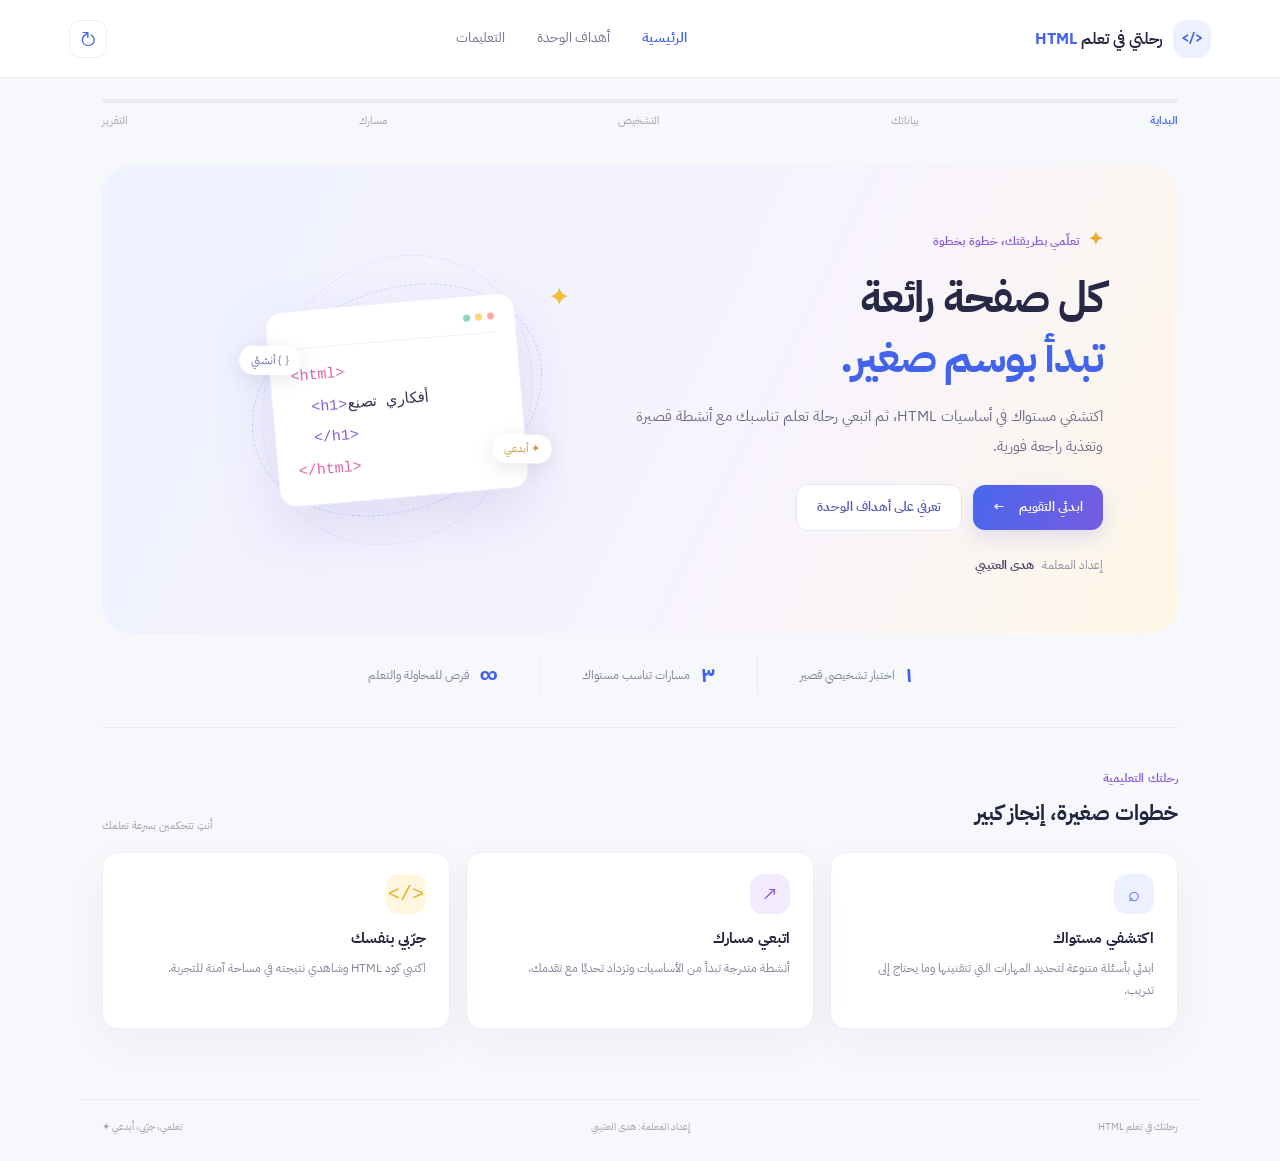
<file: index.html>
<!doctype html>
<html lang="ar" dir="rtl">
<head>
  <meta charset="utf-8">
  <meta name="viewport" content="width=device-width, initial-scale=1">
  <meta name="theme-color" content="#f7f8ff">
  <title>رحلتي في تعلم HTML</title>
  <link rel="stylesheet" href="style.css?v=4">
</head>
<body>
  <header class="topbar">
    <a class="brand" href="#home" aria-label="العودة للرئيسية"><span class="brand-mark">&lt;/&gt;</span><span>رحلتي في تعلم <b>HTML</b></span></a>
    <nav aria-label="التنقل الرئيسي"><a href="#home" class="nav-link active" data-nav="home">الرئيسية</a><a href="#objectives" class="nav-link" data-nav="objectives">أهداف الوحدة</a><a href="#help" class="nav-link" data-nav="help">التعليمات</a></nav>
    <button class="icon-btn" id="resumeBtn" title="استعادة التقدم المحفوظ" aria-label="استعادة التقدم">↻</button>
  </header>
  <main>
    <div class="journey" aria-label="مراحل الرحلة"><div class="journey-track"><span id="journeyFill"></span></div><div class="journey-labels"><span data-step="home" class="step current">البداية</span><span data-step="profile" class="step">بياناتك</span><span data-step="diagnostic" class="step">التشخيص</span><span data-step="path" class="step">مسارك</span><span data-step="results" class="step">التقرير</span></div></div>

    <section id="home" class="page active">
      <div class="hero">
        <div class="hero-copy"><div class="eyebrow"><span class="sparkle">✦</span> تعلّمي بطريقتك، خطوة بخطوة</div><h1>كل صفحة رائعة<br><span>تبدأ بوسم صغير.</span></h1><p class="lead">اكتشفي مستواك في أساسيات HTML، ثم اتبعي رحلة تعلم تناسبك مع أنشطة قصيرة وتغذية راجعة فورية.</p><div class="hero-actions"><button class="btn primary" id="startBtn">ابدئي التقويم <span>←</span></button><a class="btn soft" href="#objectives">تعرفي على أهداف الوحدة</a></div><p class="teacher">إعداد المعلمة <strong>هدى العتيبي</strong></p></div>
        <div class="hero-art" aria-hidden="true"><div class="orbit orbit-one"></div><div class="orbit orbit-two"></div><div class="code-card"><div class="dots"><i></i><i></i><i></i></div><div class="fake-code"><span class="pink">&lt;html&gt;</span><br><span class="violet">&nbsp;&nbsp;&lt;h1&gt;</span>أفكاري تصنع<br><span class="violet">&nbsp;&nbsp;&lt;/h1&gt;</span><br><span class="pink">&lt;/html&gt;</span></div><span class="mini-tag tag-a">{ } أنشئي</span><span class="mini-tag tag-b">✦ أبدعي</span></div><div class="floating-star">✦</div></div>
      </div>
      <div class="stats-row"><div><b>١</b><span>اختبار تشخيصي قصير</span></div><div><b>٣</b><span>مسارات تناسب مستواك</span></div><div><b>∞</b><span>فرص للمحاولة والتعلم</span></div></div>
      <div class="section-heading"><div><span class="eyebrow">رحلتك التعليمية</span><h2>خطوات صغيرة، إنجاز كبير</h2></div><span class="section-note">أنتِ تتحكمين بسرعة تعلمك</span></div>
      <div class="feature-grid"><article class="feature"><span class="feature-icon blue">⌕</span><h3>اكتشفي مستواك</h3><p>ابدئي بأسئلة متنوعة لتحديد المهارات التي تتقنينها وما يحتاج إلى تدريب.</p></article><article class="feature"><span class="feature-icon purple">↗</span><h3>اتبعي مسارك</h3><p>أنشطة متدرجة تبدأ من الأساسيات وتزداد تحديًا مع تقدمك.</p></article><article class="feature"><span class="feature-icon yellow">&lt;/&gt;</span><h3>جرّبي بنفسك</h3><p>اكتبي كود HTML وشاهدي نتيجته في مساحة آمنة للتجربة.</p></article></div>
    </section>

    <section id="objectives" class="page">
      <div class="page-heading"><span class="eyebrow">ماذا ستتعلمين؟</span><h1>أهداف الوحدة</h1><p>في نهاية رحلتك، ستتمكنين من تطبيق المهارات الآتية:</p></div>
      <div class="objective-list"><article><b>١</b><div><h3>فهم HTML</h3><p>التعرف على وظيفة HTML والتمييز بين الوسم والعنصر ووسمي الفتح والإغلاق.</p></div></article><article><b>٢</b><div><h3>بناء صفحة أساسية</h3><p>ترتيب الهيكل الأساسي وكتابة عنوان الصفحة والعناوين والفقرات.</p></div></article><article><b>٣</b><div><h3>إضافة محتوى</h3><p>استخدام الروابط والصور والقوائم والجداول والنماذج في أمثلة بسيطة.</p></div></article><article><b>٤</b><div><h3>التجربة والتصحيح</h3><p>قراءة كود HTML، توقع ما يظهر في المتصفح، واكتشاف أخطاء بسيطة وتصحيحها.</p></div></article></div>
      <button class="btn primary" id="objectivesStart">ابدئي التقويم <span>←</span></button>
    </section>

    <section id="help" class="page">
      <div class="page-heading"><span class="eyebrow">كيف أستخدم الموقع؟</span><h1>تعليمات الاستخدام</h1><p>اتبعي هذه الخطوات لتستفيدي من رحلتك:</p></div>
      <div class="help-grid"><article><span>١</span><h3>أدخلي بياناتك</h3><p>اكتبي اسمك والصف أو الفصل. تُحفظ بياناتك على هذا الجهاز فقط.</p></article><article><span>٢</span><h3>أجيبي عن التشخيص</h3><p>أجيبي عن الأسئلة دون استعجال. لن تظهر الحلول أثناء الاختبار.</p></article><article><span>٣</span><h3>تعلّمي وجرّبي</h3><p>اتبعي مسارك. عند الخطأ اقرئي التلميح وحاولي مرة أخرى.</p></article><article><span>٤</span><h3>راجعي تقريرك</h3><p>اطلعي على نقاط قوتك وتوصياتك، ثم أعيدي التقويم متى شئت.</p></article></div>
      <div class="notice"><span>🔒</span><p>لا تُرسل بياناتك إلى خادم. يحفظ الموقع التقدم في متصفحك على جهازك.</p></div>
    </section>

    <section id="profile" class="page narrow">
      <div class="page-heading"><span class="eyebrow">الخطوة الأولى</span><h1>أهلًا بكِ في رحلتك!</h1><p>أدخلي بياناتك لنخصص تقريرك. يمكنك استخدام اسم تجريبي إذا رغبتِ.</p></div>
      <form id="profileForm" class="panel form-panel"><label for="studentName">اسم الطالبة</label><input id="studentName" name="studentName" autocomplete="name" required maxlength="40" placeholder="مثال: سارة"><label for="className">الصف أو الفصل</label><input id="className" name="className" required maxlength="40" placeholder="مثال: الأول الثانوي - ١/أ"><button class="btn primary full" type="submit">ابدئي الاختبار التشخيصي <span>←</span></button></form>
    </section>

    <section id="diagnostic" class="page">
      <div class="quiz-top"><div><span class="eyebrow">التقويم التشخيصي</span><h1>ما الذي تعرفينه عن HTML؟</h1><p>أجيبي عن الأسئلة الثمانية، وستظهر نتيجتك بعد الإنهاء.</p></div><div class="quiz-count"><b id="questionNumber">١</b><span>من ٨</span></div></div>
      <div class="quiz-progress"><span id="quizFill"></span></div>
      <div class="quiz-card panel" id="quizCard"></div>
      <div class="quiz-controls"><button class="btn soft" id="prevQuestion">السابق</button><span id="answerStatus">اختاري إجابة للمتابعة</span><button class="btn primary" id="nextQuestion" disabled>التالي <span>←</span></button></div>
    </section>

    <section id="path" class="page">
      <div class="path-banner"><div><span class="eyebrow">مسارك الشخصي</span><h1 id="pathTitle">مسارك جاهز</h1><p id="pathIntro"></p></div><div class="level-badge" id="levelBadge">مبتدئ</div></div>
      <div class="score-strip panel"><div><span>نتيجتك التشخيصية</span><b id="diagnosticScore">٠٪</b></div><div class="score-bar"><span id="scoreBarFill"></span></div><p id="pathAdvice"></p></div>
      <div class="section-heading"><div><span class="eyebrow">خطة التعلم</span><h2>أنشطتك المقترحة</h2></div><span class="section-note" id="activityCounter"></span></div>
      <div class="activity-list" id="activityList"></div>
      <div class="activity-detail panel hidden" id="activityDetail"></div>
      <div class="editor-section panel"><div class="editor-heading"><div><span class="eyebrow">مختبر التجربة</span><h2>محرر HTML</h2><p>اكتبي كودًا بسيطًا وشاهدي النتيجة. يعمل العرض داخل إطار معزول دون تشغيل JavaScript.</p></div><span class="editor-icon">&lt;/&gt;</span></div><div class="editor-actions"><button class="btn small soft" id="loadExample">حمّلي مثالًا</button><button class="btn small soft" id="showHint">إظهار تلميح</button><button class="btn small ghost" id="clearCode">مسح الكود</button><button class="btn small primary" id="runCode">تشغيل ▶</button></div><div class="editor-grid"><div><label for="codeInput">اكتبي الكود هنا</label><textarea id="codeInput" spellcheck="false" dir="ltr" aria-label="محرر كود HTML"></textarea><div id="editorMessage" class="editor-message" aria-live="polite">تلميح: ابدئي بوسم &lt;h1&gt; لكتابة عنوان.</div></div><div><label>معاينة المتصفح</label><iframe id="previewFrame" title="معاينة صفحة HTML" sandbox="" referrerpolicy="no-referrer"></iframe></div></div></div>
      <div class="group-task panel"><div><span class="eyebrow">اختياري · تعلم تعاوني</span><h2>صفحة تعريف بفريقكن</h2><p>تعاونن على صفحة تعريفية قصيرة باستخدام أمثلة HTML التي تدربتن عليها.</p></div><div class="roles"><span>✎ كاتبة المحتوى</span><span>&lt;/&gt; كاتبة الكود</span><span>◉ مختبرة الصفحة</span><span>✓ مراجعة الأخطاء</span></div><details><summary>بطاقة تقييم الفريق</summary><ul><li>تتضمن الصفحة عنوانًا وفقرة.</li><li>استخدم الفريق الوسوم المفتوحة والمغلقة بصورة مناسبة.</li><li>اختبر الفريق النتيجة وراجع الأخطاء معًا.</li></ul></details></div>
      <div class="path-footer"><button class="btn soft" id="resetPath">إعادة التقويم</button><button class="btn primary" id="viewResults">عرض تقرير تعلمي <span>←</span></button></div>
    </section>

    <section id="results" class="page">
      <div class="results-heading"><div><span class="eyebrow">أحسنتِ إتمام الرحلة</span><h1>تقرير تعلمك</h1><p id="reportStudent"></p></div><div class="mastery-ring" id="masteryRing"><div><b id="masteryPercent">٠٪</b><span>الإتقان</span></div></div></div>
      <div class="result-cards"><article class="result-card"><span>الدرجة</span><b id="reportScore">٠ / ٨</b><div class="answer-counts"><small>صحيحة <b id="reportCorrect">٠</b></small><small>خاطئة <b id="reportWrong">٠</b></small></div></article><article class="result-card"><span>مستواك</span><b id="reportLevel">مبتدئ</b></article><article class="result-card"><span>المحاولات</span><b id="reportAttempts">٠</b></article><article class="result-card"><span>الوقت المستغرق</span><b id="reportTime">—</b></article></div>
      <div class="report-grid"><article class="report-box"><h2>مهارات تتقنينها <span class="good-dot"></span></h2><ul id="strengthList"></ul></article><article class="report-box"><h2>مهارات تحتاج مراجعة <span class="review-dot"></span></h2><ul id="reviewList"></ul></article></div>
      <div class="recommendation panel"><span>✦</span><div><h2>خطوتك القادمة</h2><p id="recommendationText"></p></div></div>
      <details class="review-box"><summary>مراجعة إجابات التشخيص</summary><div id="reviewAnswers"></div></details>
      <div class="results-actions"><button class="btn soft" id="reviewMistakes">مراجعة الأخطاء</button><button class="btn soft" id="restartAssessment">إعادة التقويم</button><button class="btn primary" id="printReport">طباعة التقرير ⎙</button></div>
      <p class="local-note">التقرير محفوظ في هذا المتصفح فقط، ويمكنك طباعته أو حفظه بصيغة PDF من نافذة الطباعة.</p>
    </section>
  </main>
  <footer><span>رحلتك في تعلم HTML</span><span>إعداد المعلمة: هدى العتيبي</span><span>تعلمي، جرّبي، أبدعي ✦</span></footer>
  <div id="toast" class="toast" role="status" aria-live="polite"></div>
  <script src="script.js?v=4"></script>
</body>
</html>
</file>
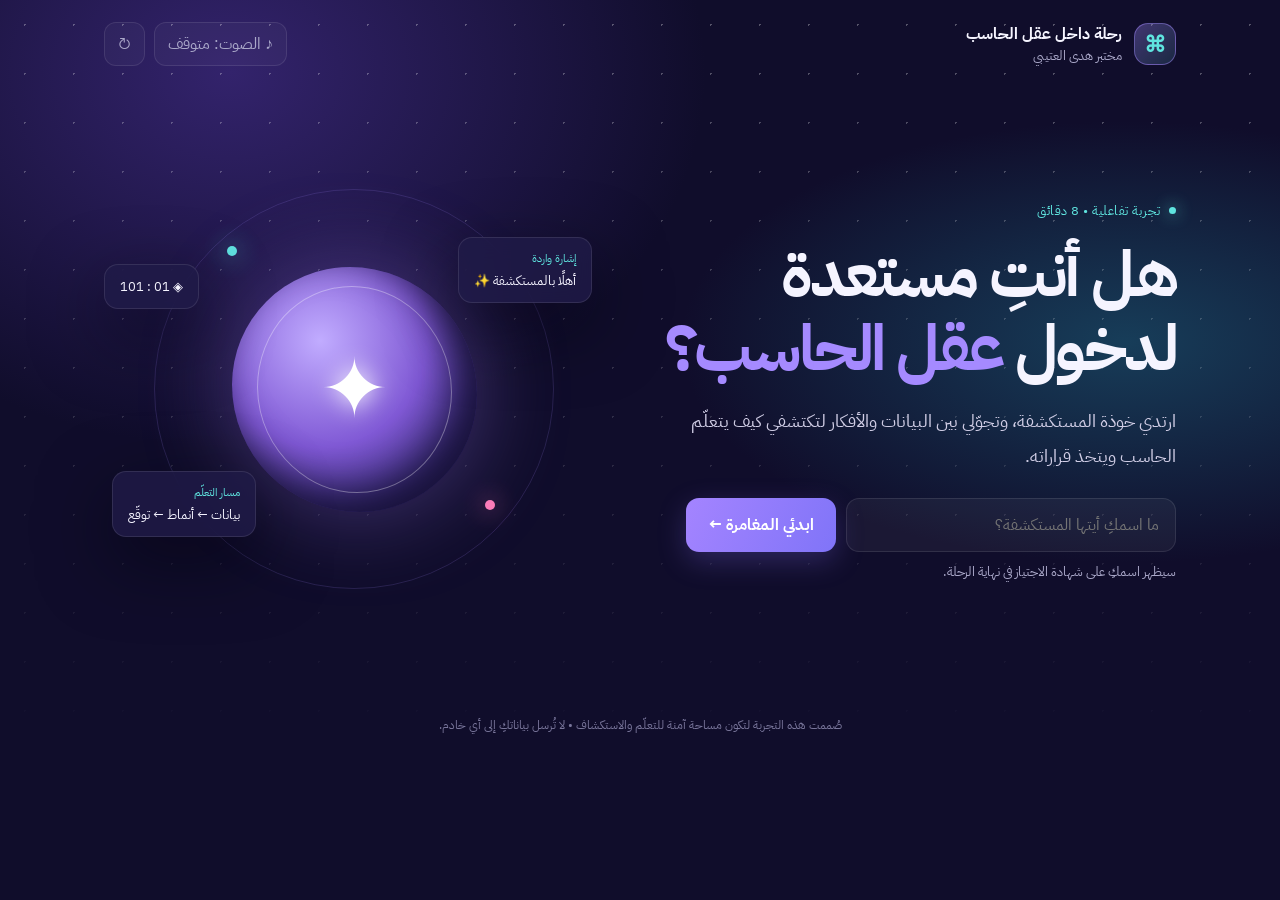
<file: inside-computer-mind/index.html>
<!doctype html>
<html lang="ar" dir="rtl">
<head>
<meta charset="utf-8"><meta name="viewport" content="width=device-width, initial-scale=1">
<title>رحلة داخل عقل الحاسب | هدى العتيبي</title>
<meta name="description" content="تجربة تفاعلية تساعد الطالبات على اكتشاف الذكاء الاصطناعي وتعلّم الآلة عبر قصة وأنشطة واختبار وشهادة.">
<meta property="og:title" content="رحلة داخل عقل الحاسب"><meta property="og:description" content="هل أنتِ مستعدة لدخول عقل الحاسب؟ اكتشفي الذكاء الاصطناعي وتعلّم الآلة في مغامرة تفاعلية."><meta property="og:type" content="website"><meta name="theme-color" content="#100d2b">
<style>
@import url('https://fonts.googleapis.com/css2?family=IBM+Plex+Sans+Arabic:wght@400;500;600;700&family=Space+Grotesk:wght@500;600;700&display=swap');
:root{--ink:#f5f4ff;--muted:#aaa8c9;--bg:#100d2b;--panel:#1b1740;--line:#ffffff19;--violet:#a58aff;--pink:#ff7db8;--cyan:#5fe4df;--lime:#c8f27c;--shadow:0 24px 70px #03020d88}*{box-sizing:border-box}body{margin:0;background:radial-gradient(ellipse at 18% 8%,#33236c 0,transparent 32%),radial-gradient(ellipse at 88% 38%,#173d59 0,transparent 28%),var(--bg);color:var(--ink);font-family:'IBM Plex Sans Arabic',sans-serif;min-height:100vh}button,input{font:inherit}button{cursor:pointer;color:inherit}.stars{position:fixed;inset:0;pointer-events:none;opacity:.3;background-image:radial-gradient(#fff 1px,transparent 1px);background-size:49px 49px;mask-image:linear-gradient(#000,transparent 85%)}.shell{max-width:1120px;margin:auto;padding:22px 24px 46px;position:relative}.top{display:flex;align-items:center;justify-content:space-between;gap:16px;margin-bottom:28px}.brand{display:flex;align-items:center;gap:12px;font-weight:700}.brand-icon{width:42px;height:42px;border:1px solid #a58aff77;border-radius:14px;background:linear-gradient(135deg,#a58aff55,#5fe4df22);display:grid;place-items:center;color:var(--cyan);font-size:22px}.top-actions{display:flex;gap:9px}.icon-btn,.quiet{border:1px solid var(--line);background:#ffffff08;border-radius:12px;padding:9px 13px;color:var(--muted)}.progress-wrap{margin-bottom:27px;display:none}.progress-meta{display:flex;justify-content:space-between;color:var(--muted);font-size:13px;margin-bottom:9px}.track{height:6px;border-radius:8px;background:#ffffff14;overflow:hidden}.fill{height:100%;width:0;background:linear-gradient(90deg,var(--violet),var(--cyan));transition:width .5s;border-radius:8px}.screen{display:none;animation:rise .55s ease both}.screen.active{display:block}@keyframes rise{from{opacity:0;transform:translateY(15px)}to{opacity:1;transform:none}}.hero{min-height:590px;display:grid;grid-template-columns:1.04fr .96fr;gap:30px;align-items:center}.eyebrow{display:inline-flex;align-items:center;gap:8px;color:var(--cyan);font-size:13px;letter-spacing:.04em}.dot{width:7px;height:7px;border-radius:9px;background:var(--cyan);box-shadow:0 0 16px var(--cyan)}h1{font-size:clamp(38px,5vw,66px);line-height:1.15;margin:18px 0 17px;letter-spacing:-.04em}h1 span{color:var(--violet)}.lead{font-size:18px;color:#d1cee6;line-height:1.9;max-width:590px}.name-row{display:flex;gap:10px;margin:25px 0 10px;max-width:490px}.name-row input{flex:1;min-width:0;background:#ffffff0c;border:1px solid var(--line);border-radius:13px;padding:14px 16px;color:white;outline:none}.name-row input:focus{border-color:var(--violet)}.note{color:var(--muted);font-size:13px}.btn{border:0;background:linear-gradient(115deg,#a484ff,#8074f8);color:white;padding:14px 22px;border-radius:13px;font-weight:700;box-shadow:0 9px 28px #7760d94c;transition:.2s}.btn:hover{transform:translateY(-2px);filter:brightness(1.08)}.btn.secondary{background:#ffffff10;border:1px solid var(--line);box-shadow:none}.btn.cyan{background:linear-gradient(115deg,#49cfcf,#55a9e7)}.hero-art{position:relative;min-height:400px;display:grid;place-items:center}.orbit{position:absolute;width:min(400px,88vw);aspect-ratio:1;border:1px solid #a58aff2b;border-radius:50%;animation:spin 32s linear infinite}.orbit:before,.orbit:after{content:'';position:absolute;width:10px;height:10px;border-radius:50%;background:var(--cyan);box-shadow:0 0 25px var(--cyan);top:14%;left:18%}.orbit:after{background:var(--pink);box-shadow:0 0 25px var(--pink);top:78%;left:83%}@keyframes spin{to{transform:rotate(360deg)}}.brain{width:245px;height:245px;border-radius:48% 52% 48% 52%;background:radial-gradient(circle at 36% 30%,#c1acff,#8059d5 46%,#3a2c7a 78%);box-shadow:0 0 90px #9470e366,inset -18px -18px 42px #18123a;position:relative;display:grid;place-items:center;animation:bob 4s ease-in-out infinite}.brain:before{content:'✦';font-size:82px;color:#fff;text-shadow:0 0 25px #fff;animation:pulse 2s infinite}.brain:after{content:'';position:absolute;inset:22px;border:1px solid #ffffff55;border-radius:46% 54% 46% 54%;transform:rotate(32deg)}@keyframes bob{50%{transform:translateY(-12px) rotate(2deg)}}@keyframes pulse{50%{opacity:.72;transform:scale(.94)}}.float{position:absolute;border:1px solid var(--line);background:#201b48cc;backdrop-filter:blur(12px);padding:12px 15px;border-radius:14px;box-shadow:var(--shadow);font-size:13px}.f1{top:48px;right:12px}.f2{bottom:52px;left:8px}.f3{top:75px;left:0}.tag{color:var(--cyan);font-size:11px;display:block;margin-bottom:4px}.scene-head{display:flex;align-items:center;gap:16px;margin:4px 0 20px}.avatar{width:62px;height:62px;border-radius:20px;display:grid;place-items:center;font-size:30px;background:linear-gradient(145deg,#9473ef,#412f8b);box-shadow:0 9px 30px #6d59c244;flex:none}.avatar.ml{background:linear-gradient(145deg,#51cfce,#3175a7)}.avatar.data{background:linear-gradient(145deg,#ffa2cb,#a84f9e)}.scene-head h2{margin:0 0 4px;font-size:25px}.scene-head small{color:var(--muted)}.panel{border:1px solid var(--line);background:linear-gradient(145deg,#ffffff0c,#ffffff05);border-radius:23px;padding:26px;box-shadow:var(--shadow)}.story{font-size:19px;line-height:1.9;color:#e4e1f4;margin:4px 0 22px}.grid{display:grid;grid-template-columns:repeat(2,1fr);gap:13px}.choice,.example,.animal,.step{border:1px solid var(--line);background:#ffffff08;border-radius:16px;padding:16px;transition:.2s}.choice:hover,.example:hover,.animal:hover{border-color:#a58aff99;transform:translateY(-2px)}.choice{display:flex;align-items:center;gap:12px;text-align:right;min-height:76px}.choice .emoji{font-size:24px}.feedback{margin-top:16px;padding:15px 17px;border-radius:14px;background:#5fe4df13;border:1px solid #5fe4df3c;line-height:1.8;display:none}.feedback.show{display:block;animation:rise .3s}.row{display:flex;align-items:center;justify-content:space-between;gap:14px;margin-top:22px;flex-wrap:wrap}.section-title{font-size:23px;margin:0 0 8px}.sub{color:var(--muted);margin:0 0 20px;line-height:1.8}.examples{display:grid;grid-template-columns:repeat(3,1fr);gap:12px}.example{cursor:pointer;min-height:130px;text-align:center;display:grid;align-content:center;gap:7px}.example b{font-size:22px}.example small{color:var(--muted)}.example.selected{border-color:var(--cyan);background:#5fe4df13}.example.correct{border-color:var(--lime);background:#c8f27c12}.example.wrong{border-color:var(--pink);background:#ff7db812}.duel{display:grid;grid-template-columns:1fr 1fr;gap:13px}.duel article{padding:18px;border-radius:17px;background:#ffffff08;border:1px solid var(--line)}.duel h3{margin:0 0 9px;color:var(--violet)}.duel article:last-child h3{color:var(--cyan)}.duel p{color:#d1cee6;line-height:1.8;margin:0}.animal{display:flex;align-items:center;gap:12px;cursor:pointer;min-height:70px}.animal span:first-child{font-size:30px}.animal .mark{margin-right:auto;color:var(--muted)}.animal.cat{border-color:var(--pink);background:#ff7db812}.animal.notcat{border-color:var(--cyan);background:#5fe4df12}.model-box{margin-top:17px;background:#0e0c25;border-radius:16px;padding:17px;border:1px solid var(--line)}.model-top{display:flex;justify-content:space-between;color:var(--muted);font-size:13px;margin-bottom:10px}.meter{height:9px;border-radius:8px;background:#ffffff15;overflow:hidden}.meter div{height:100%;width:0;background:linear-gradient(90deg,var(--pink),var(--cyan));transition:width .4s}.map{position:relative;padding:18px 0 8px;display:grid;grid-template-columns:1fr 1fr 1fr;gap:12px;align-items:center}.bubble{padding:17px 12px;text-align:center;border:1px solid var(--line);background:#ffffff08;border-radius:16px;cursor:pointer;min-height:92px}.bubble.ai{grid-column:1/4;border-color:#a58aff77;background:#a58aff13}.bubble.ml{border-color:#5fe4df77;background:#5fe4df12}.bubble.data{border-color:#ff7db877;background:#ff7db812}.bubble.model{border-color:#c8f27c77;background:#c8f27c0d}.bubble strong{display:block;font-size:18px;margin:4px}.bubble small{color:var(--muted)}.map-arrow{text-align:center;color:var(--cyan);font-size:20px}.quiz-question{font-size:21px;line-height:1.8;margin:5px 0 19px}.quiz-progress{font-size:13px;color:var(--muted)}.score-pill{background:#c8f27c17;color:var(--lime);padding:7px 11px;border-radius:22px}.certificate{max-width:760px;margin:10px auto;background:linear-gradient(135deg,#211b4b,#15132f);border:1px solid #d4c5ff88;border-radius:23px;padding:8px;box-shadow:0 0 70px #a58aff25}.cert-inner{border:1px solid #d4c5ff55;border-radius:18px;padding:40px 35px;text-align:center;background:radial-gradient(ellipse at 50% 0,#9677ff20,transparent 55%)}.cert-mark{font-size:36px;color:var(--lime)}.cert-inner h2{font-size:36px;margin:12px 0}.cert-name{font-size:32px;color:var(--cyan);margin:17px 0}.cert-inner p{line-height:1.9;color:#d8d4ed}.cert-score{font-size:19px;color:var(--lime)}.cert-foot{display:flex;justify-content:space-between;margin-top:30px;padding-top:17px;border-top:1px solid var(--line);color:var(--muted);font-size:13px}.badges{display:flex;gap:8px;flex-wrap:wrap;margin-top:13px}.badge{font-size:12px;color:var(--lime);border:1px solid #c8f27c4a;background:#c8f27c0c;border-radius:20px;padding:6px 10px}.modal{position:fixed;inset:0;background:#070615cc;display:none;place-items:center;padding:20px;z-index:10}.modal.show{display:grid}.modal-card{max-width:430px;background:#1b1740;border:1px solid var(--line);border-radius:21px;padding:25px;box-shadow:var(--shadow)}.modal-card h2{margin-top:0}.footnote{text-align:center;color:#79769b;font-size:12px;margin-top:32px}.hide{display:none!important}button:focus-visible,input:focus-visible{outline:2px solid var(--cyan);outline-offset:3px}@media(max-width:760px){.shell{padding:16px 15px 35px}.hero{grid-template-columns:1fr;gap:0}.hero-art{min-height:340px;grid-row:1}.brain{width:205px;height:205px}.orbit{width:300px}.hero-copy{padding:0 4px}.top{margin-bottom:18px}.examples{grid-template-columns:repeat(2,1fr)}.panel{padding:20px}.scene-head h2{font-size:21px}.story{font-size:17px}.cert-inner{padding:28px 18px}.cert-foot{gap:15px}.name-row{flex-direction:column}.name-row .btn{width:100%}}@media(max-width:450px){.grid,.duel{grid-template-columns:1fr}.examples{grid-template-columns:1fr 1fr}.example{min-height:112px;padding:12px 8px}.map{gap:7px}.bubble{padding:12px 6px;font-size:13px}.bubble strong{font-size:15px}.float{font-size:11px}.f3{left:-5px}.icon-btn{padding:8px}.brand{font-size:14px}}
@media print{body{background:white;color:#111}.stars,.top,.progress-wrap,.footnote,.row,.screen:not(#certificate){display:none!important}#certificate{display:block!important}.certificate{box-shadow:none;background:white;border:2px solid #6953aa;color:#111;margin:0 auto}.cert-inner{background:white;border-color:#aa9bd4}.cert-inner p{color:#333}.cert-score,.cert-name{color:#5e44ad}.cert-foot{color:#555}.shell{max-width:none;padding:0}}
</style>
</head>
<body><div class="stars"></div><main class="shell"><header class="top"><div class="brand"><div class="brand-icon">⌘</div><div>رحلة داخل عقل الحاسب <small style="display:block;color:var(--muted);font-weight:400">مختبر هدى العتيبي</small></div></div><div class="top-actions"><button class="icon-btn" id="soundBtn" title="تشغيل أو إيقاف الصوت">♪ الصوت: متوقف</button><button class="icon-btn" id="restartBtn" title="بدء رحلة جديدة">↻</button></div></header><div class="progress-wrap" id="progressWrap"><div class="progress-meta"><span id="stageLabel">بوابة الدخول</span><span id="progressText">0 / 7</span></div><div class="track"><div class="fill" id="progressFill"></div></div></div>
<section class="screen active" id="welcome"><div class="hero"><div class="hero-copy"><span class="eyebrow"><i class="dot"></i> تجربة تفاعلية • 8 دقائق</span><h1>هل أنتِ مستعدة<br>لدخول <span>عقل الحاسب؟</span></h1><p class="lead">ارتدي خوذة المستكشفة، وتجوّلي بين البيانات والأفكار لتكتشفي كيف يتعلّم الحاسب ويتخذ قراراته.</p><div class="name-row"><input id="studentName" placeholder="ما اسمكِ أيتها المستكشفة؟" maxlength="32" autocomplete="given-name"><button class="btn" id="startBtn">ابدئي المغامرة <span>←</span></button></div><div class="note">سيظهر اسمكِ على شهادة الاجتياز في نهاية الرحلة.</div></div><div class="hero-art"><div class="orbit"></div><div class="brain"></div><div class="float f1"><span class="tag">إشارة واردة</span>أهلًا بالمستكشفة ✨</div><div class="float f2"><span class="tag">مسار التعلّم</span>بيانات ← أنماط ← توقّع</div><div class="float f3">◈ 01 : 101</div></div></div></section>
<section class="screen" id="gate"><div class="scene-head"><div class="avatar">✦</div><div><h2>بوابة الوعي الرقمي</h2><small>المشهد ١ من ٦ • لقاء الذكاء الاصطناعي</small></div></div><div class="panel"><p class="story" id="helloText"></p><p class="story">برأيكِ، هل يستطيع الحاسب التفكير والتعلّم مثل الإنسان؟</p><div class="grid"><button class="choice" data-gate="yes"><span class="emoji">🧠</span><span>نعم، بالطريقة نفسها تمامًا</span></button><button class="choice" data-gate="no"><span class="emoji">✨</span><span>يتعلّم بطرق مختلفة عن الإنسان</span></button><button class="choice" data-gate="maybe"><span class="emoji">🔍</span><span>يعتمد على المهمة والبيانات</span></button></div><div class="feedback" id="gateFeedback"></div><div class="row"><button class="quiet reread" data-target="helloText">↻ أعيدي قراءة الحوار</button><button class="btn hide" id="gateNext">تابعي الرحلة ←</button></div></div></section>
<section class="screen" id="ai"><div class="scene-head"><div class="avatar">✦</div><div><h2>مرحبًا في فضاء الذكاء الاصطناعي</h2><small>المشهد ٢ من ٦ • تعرّفي على المجال الأكبر</small></div></div><div class="panel"><p class="story">«أنا الذكاء الاصطناعي! أساعد الحاسب على تنفيذ مهام تحتاج عادةً إلى قدرات مثل التعرّف والتحليل واتخاذ القرار. قد تجدينني في المساعد الصوتي، واقتراحات الأفلام، والترجمة، والتعرّف على الصور.»</p><h3 class="section-title">مهمة رصد الإشارات</h3><p class="sub">اضغطي على كل بطاقة ترين أنها تستخدم الذكاء الاصطناعي، ثم تحقّقي من اختياراتك.</p><div class="examples" id="examples"></div><div class="feedback" id="aiFeedback"></div><div class="row"><button class="quiet reread" data-target="ai">↻ أعيدي قراءة الحوار</button><button class="btn hide" id="aiNext">استكشفي تعلّم الآلة ←</button></div></div></section>
<section class="screen" id="ml"><div class="scene-head"><div class="avatar ml">◉</div><div><h2>أنا تعلّم الآلة!</h2><small>المشهد ٣ من ٦ • فرع داخل الذكاء الاصطناعي</small></div></div><div class="panel"><p class="story">«أنا جزء من الذكاء الاصطناعي. أتعلّم من أمثلة وبيانات كثيرة، بدل أن يكتب الإنسان تعليمات تفصيلية لكل حالة. كلما كانت الأمثلة متنوعة وجيدة، تحسّنت توقعاتي!»</p><div class="duel"><article><h3>البرمجة التقليدية</h3><p>الإنسان يكتب قواعد محددة ← الحاسب يتبعها ← تظهر النتيجة.</p></article><article><h3>تعلّم الآلة</h3><p>نعطي الحاسب أمثلة ونتائجها ← يكتشف الأنماط ← يتوقع حالة جديدة.</p></article></div><h3 class="section-title" style="margin-top:24px">درّبي الحاسب: قطة أم لا؟</h3><p class="sub">صنّفي البطاقات. لاحظي كيف تتغيّر ثقة النموذج عندما تقدّمين أمثلة متنوعة.</p><div class="grid" id="animals"></div><div class="model-box"><div class="model-top"><span>ثقة النموذج في تمييز القطط</span><b id="confidence">ابدئي بإضافة أمثلة</b></div><div class="meter"><div id="meterFill"></div></div><div id="modelNote" class="sub" style="margin:10px 0 0;font-size:13px">النموذج لم يتدرّب بعد — أضيفي تصنيفًا.</div></div><div class="row"><button class="quiet reread" data-target="ml">↻ أعيدي قراءة الحوار</button><button class="btn hide" id="mlNext">شاهدي خريطة العقل ←</button></div></div></section>
<section class="screen" id="map"><div class="scene-head"><div class="avatar data">▦</div><div><h2>خريطة عقل الحاسب</h2><small>المشهد ٤ من ٦ • اكتشفي كيف ترتبط الأجزاء</small></div></div><div class="panel"><p class="story">«الذكاء الاصطناعي هو المظلّة الكبيرة، وتعلّم الآلة أحد الأدوات تحتها. والبيانات هي أمثلتنا، ومنها يتعلّم النموذج الأنماط ليعطينا توقّعًا أو قرارًا.»</p><div class="map"><button class="bubble ai" data-info="الذكاء الاصطناعي هو المجال الأوسع: جعل الحاسب ينفذ مهام تتطلب عادةً قدرات بشرية."><strong>☂ الذكاء الاصطناعي</strong><small>المظلّة الكبيرة</small></button><button class="bubble data" data-info="البيانات هي الأمثلة والمعلومات التي نقدّمها للنموذج. تنوعها وجودتها مهمان."><strong>▦ البيانات</strong><small>أمثلة للتعلّم</small></button><div class="map-arrow">←</div><button class="bubble ml" data-info="تعلّم الآلة فرع من الذكاء الاصطناعي؛ يتعلم الأنماط من البيانات بدل اتباع قواعد لكل حالة."><strong>◉ تعلّم الآلة</strong><small>فرع من المظلّة</small></button><div class="map-arrow">←</div><button class="bubble model" data-info="النموذج هو ما يتعلم الأنماط من البيانات، ثم يستخدمها لإنتاج توقّع أو قرار."><strong>◇ النموذج</strong><small>يتعلّم الأنماط</small></button><div class="map-arrow">←</div></div><div class="feedback show" id="mapInfo">اضغطي أي عنصر لتكتشفي دوره.</div><div class="row"><span class="badge">البيانات ← النموذج يتعلّم ← توقّع أو قرار</span><button class="btn" id="mapNext">إلى التحدّي النهائي ←</button></div></div></section>
<section class="screen" id="quiz"><div class="scene-head"><div class="avatar">⚡</div><div><h2>اختبار المستكشفة</h2><small>المشهد ٥ من ٦ • ٦ تحديات سريعة</small></div><span class="score-pill" id="quizScore">٠ صحيحة</span></div><div class="panel"><div class="quiz-progress" id="quizProgress"></div><p class="quiz-question" id="question"></p><div class="grid" id="answers"></div><div class="feedback" id="quizFeedback"></div><div class="row"><span class="badges" id="badges"></span><button class="btn hide" id="quizNext">السؤال التالي ←</button></div></div></section>
<section class="screen" id="result"><div class="scene-head"><div class="avatar">✧</div><div><h2>اكتملت الرحلة!</h2><small>هذه نتيجتكِ يا مستكشفة</small></div></div><div class="panel" style="text-align:center"><div style="font-size:65px;margin:10px">🌟</div><h2 id="resultTitle"></h2><p class="story" id="resultText"></p><div style="font-size:45px;color:var(--lime);font-weight:700" id="resultScore"></div><p class="sub" id="resultReview"></p><button class="btn hide" id="certificateBtn">شاهدي شهادة الاجتياز ✨</button><button class="btn secondary hide" id="retryBtn">أعيدي الاختبار</button></div></section>
<section class="screen" id="certificate"><div class="scene-head"><div class="avatar">🏅</div><div><h2>إنجازكِ يستحق الاحتفاء</h2><small>حمّلي الشهادة أو شاركيها</small></div></div><div class="certificate"><div class="cert-inner"><div class="cert-mark">✧ ◈ ✧</div><div class="eyebrow">رحلة معرفية تفاعلية</div><h2>شهادة اجتياز</h2><div class="cert-name" id="certName"></div><p>تشهد هذه الشهادة بأن الطالبة قد اجتازت رحلة التعرّف على<br><b>تعلّم الآلة والذكاء الاصطناعي</b> بنجاح.</p><div class="cert-score" id="certScore"></div><div class="cert-foot"><span>المعلمة: هدى العتيبي</span><span id="certDate"></span><span>رحلة داخل عقل الحاسب</span></div></div></div><div class="row" style="justify-content:center"><button class="btn" onclick="window.print()">تنزيل / طباعة PDF ⤓</button><button class="btn cyan" id="shareBtn">مشاركة الشهادة</button><button class="btn secondary" id="copyBtn">نسخ ملخص الشهادة</button></div><div style="text-align:center;margin-top:20px"><button class="quiet" id="finishRestart">↻ ابدئي رحلة جديدة</button></div></section>
<div class="footnote">صُممت هذه التجربة لتكون مساحة آمنة للتعلّم والاستكشاف • لا تُرسل بياناتكِ إلى أي خادم.</div></main>
<div class="modal" id="confirmModal"><div class="modal-card"><h2>بدء رحلة جديدة؟</h2><p class="sub">سيُمسح الاسم والتقدّم المحفوظ على هذا الجهاز. هل تريدين المتابعة؟</p><div class="row"><button class="btn secondary" id="cancelRestart">إلغاء</button><button class="btn" id="confirmRestart">ابدئي من جديد</button></div></div></div>
<script>
(()=>{'use strict';const $=s=>document.querySelector(s),$$=s=>[...document.querySelectorAll(s)];const KEY='brainJourneyV1';let state={name:'',step:0,points:0,gate:null,aiDone:false,animals:{},answers:[],quizIndex:0,quizScore:0,sound:false};const steps=['بوابة الدخول','فضاء الذكاء الاصطناعي','تعلّم الآلة','خريطة العقل','التحدي النهائي','النتيجة','الشهادة'];function save(){try{localStorage.setItem(KEY,JSON.stringify(state))}catch{}}function load(){try{let x=JSON.parse(localStorage.getItem(KEY));if(x)state={...state,...x}}catch{}}function render(){let ids=['welcome','gate','ai','ml','map','quiz','result','certificate'];ids.forEach((id,i)=>$('#'+id).classList.toggle('active',i===state.step));$('#progressWrap').style.display=state.step?'block':'none';let n=Math.min(state.step,7);$('#progressFill').style.width=(n/7*100)+'%';$('#progressText').textContent=`${n} / 7`;$('#stageLabel').textContent=steps[Math.min(n-1,6)]||steps[0];$('#soundBtn').textContent=state.sound?'♪ الصوت: يعمل':'♪ الصوت: متوقف';if(state.name)$('#studentName').value=state.name;$('#helloText').textContent=`«أهلًا ${state.name||'أيتها المستكشفة'}! أنا ومضة، مرشدتكِ داخل عقل الحاسب. سنزور معًا فضاء الذكاء الاصطناعي، ونتدرّب مع تعلّم الآلة. هل أنتِ مستعدة؟»`;save()}function go(step){state.step=step;render();window.scrollTo({top:0,behavior:'smooth'})}function ping(){if(!state.sound)return;try{const ctx=new AudioContext(),o=ctx.createOscillator(),g=ctx.createGain();o.connect(g);g.connect(ctx.destination);o.frequency.value=620;g.gain.value=.045;o.start();o.stop(ctx.currentTime+.09)}catch{}}$('#startBtn').onclick=()=>{state.name=$('#studentName').value.trim()||'المستكشفة';state.step=1;render();ping()};$('#studentName').addEventListener('keydown',e=>{if(e.key==='Enter')$('#startBtn').click()});$('#soundBtn').onclick=()=>{state.sound=!state.sound;render();ping()};$$('[data-gate]').forEach(b=>b.onclick=()=>{state.gate=b.dataset.gate;let good=state.gate!=='yes';$('#gateFeedback').innerHTML=good?'تفكيركِ في محلّه! الحاسب يستطيع التعلّم في بعض المهام، لكن طريقته تعتمد على البيانات والأنماط، ولا يفكر مثل الإنسان تمامًا.':'إجابة قريبة! الحاسب قد يتعلّم أنماطًا في مهام محددة، لكنه لا يفكر أو يشعر مثل الإنسان. الفكرة أن نتساءل كيف تدرّب وما بياناته.';$('#gateFeedback').classList.add('show');$('#gateNext').classList.remove('hide');if(good)state.points++;save();ping()});$('#gateNext').onclick=()=>go(2);
const apps=[['🎙️','مساعد صوتي','يفهم طلبكِ الصوتي'],['🎬','اقتراح فيلم','يتوقع ما قد يعجبكِ'],['🧮','آلة حاسبة عادية','تنفّذ عملية محددة'],['🌐','ترجمة آلية','تحلل النص وتقترح ترجمة'],['🚦','إشارة مرور ثابتة','تتبع توقيتًا مبرمجًا'],['📷','تعرّف على الصور','يحدد عناصر الصورة']];const chosen=new Set();$('#examples').innerHTML=apps.map((a,i)=>`<button class="example" data-app="${i}"><b>${a[0]}</b><strong>${a[1]}</strong><small>${a[2]}</small></button>`).join('');$$('[data-app]').forEach(b=>b.onclick=()=>{b.classList.toggle('selected');chosen.has(+b.dataset.app)?chosen.delete(+b.dataset.app):chosen.add(+b.dataset.app);let correct=[0,1,3,5],hits=[...chosen].filter(i=>correct.includes(i)).length,miss=[...chosen].filter(i=>!correct.includes(i)).length;$('#aiFeedback').innerHTML=`أحسنتِ في اكتشاف <b>${hits}</b> أمثلة ذكية${miss?`، واحتسبتِ ${miss} بطاقة لا تتعلم من البيانات.`:''} المساعد والاقتراح والترجمة والتعرّف على الصور قد تستخدم الذكاء الاصطناعي. أما الآلة الحاسبة والإشارة الثابتة فتتبعان تعليمات محددة.`;$('#aiFeedback').classList.add('show');if(chosen.size>=6){$('#aiNext').classList.remove('hide');state.aiDone=true;state.points+=hits>=3?1:0;save()}});$('#aiNext').onclick=()=>go(3);
const animals=[['🐈','قطة',1],['🐕','كلب',0],['🐈‍⬛','قطة سوداء',1],['🦊','ثعلب',0],['🐅','نمر',0],['🐱','هريرة صغيرة',1]];$('#animals').innerHTML=animals.map((a,i)=>`<button class="animal" data-animal="${i}"><span>${a[0]}</span><span>${a[1]}</span><span class="mark">صنّفي</span></button>`).join('');$$('[data-animal]').forEach(b=>b.onclick=()=>{let i=+b.dataset.animal;if(state.animals[i]!==undefined)return;let cat=animals[i][2]===1;state.animals[i]=cat?'cat':'notcat';b.classList.add(state.animals[i]);b.querySelector('.mark').textContent=cat?'قطة ✓':'ليست قطة ✓';let n=Object.keys(state.animals).length,correct=Object.entries(state.animals).filter(([j,v])=>v===(animals[j][2]?'cat':'notcat')).length,confidence=Math.min(98,48+Math.round(correct/6*50));$('#meterFill').style.width=confidence+'%';$('#confidence').textContent=confidence+'٪';$('#modelNote').textContent=n<3?'أضيفي مزيدًا من الأمثلة المتنوعة؛ عينة صغيرة قد لا تكفي.':n<6?'بدأ النموذج يلتقط النمط. لاحظي أهمية الأمثلة المتنوعة.':'رائع! استخدمنا ستة أمثلة، بينها قطط بأشكال مختلفة. البيانات الجيدة تحسن التعلّم لكنها لا تضمن الكمال.';if(n===6){$('#mlNext').classList.remove('hide');if(correct>=5)state.points++;}save();ping()});$('#mlNext').onclick=()=>go(4);$$('[data-info]').forEach(b=>b.onclick=()=>$('#mapInfo').textContent=b.dataset.info);$('#mapNext').onclick=()=>{state.quizIndex=0;state.quizScore=0;state.answers=[];drawQuestion();go(5)};
const questions=[{q:'ما الذكاء الاصطناعي؟',a:['مجال يجعل الحاسب ينفذ مهام تتطلب عادةً قدرات بشرية','نوع من البطاريات','اسم آخر للإنترنت'],c:0,e:'الذكاء الاصطناعي مجال واسع يشمل مهام مثل التعرّف والتحليل.'},{q:'تعلّم الآلة…',a:['هو كل الذكاء الاصطناعي','فرع من الذكاء الاصطناعي','لا يستخدم بيانات'],c:1,e:'تعلّم الآلة أحد فروع الذكاء الاصطناعي.'},{q:'من أين يتعلم نموذج تعلّم الآلة؟',a:['من البيانات والأمثلة','من لون الحاسب','من دون أي معلومات'],c:0,e:'يتعلم النموذج أنماطًا من الأمثلة والبيانات.'},{q:'صح أم خطأ: جودة البيانات وتنوعها قد يؤثران في دقة التوقع.',a:['صح','خطأ','لا يمكن أن تتأثر'],c:0,e:'الأمثلة الجيدة والمتنوعة تساعد النموذج على التعميم.'},{q:'رتّبي الفكرة: ماذا يحدث أولًا في تعلّم الآلة؟',a:['النموذج يتوقع ثم نبحث عن بيانات','نقدّم بيانات وأمثلة للنموذج','نحذف النموذج'],c:1,e:'نبدأ ببيانات وأمثلة، ثم يتعلم النموذج الأنماط، ثم يقدم توقعًا.'},{q:'تطبيق يقترح أغاني بناءً على ما استمعتِ إليه قد يستخدم…',a:['تعلّم الآلة لتحليل التفضيلات','قواعد مرور ثابتة','لا شيء من الذكاء الاصطناعي'],c:0,e:'قد يتعلم النظام من اختيارات المستمعة ليقترح أغانٍ مشابهة.'}];function drawQuestion(){let i=state.quizIndex,q=questions[i];$('#quizProgress').textContent=`التحدّي ${i+1} من ${questions.length}`;$('#question').textContent=q.q;$('#answers').innerHTML=q.a.map((x,j)=>`<button class="choice" data-answer="${j}">${String.fromCharCode(1571+j)}. ${x}</button>`).join('');$('#quizFeedback').classList.remove('show');$('#quizNext').classList.add('hide');$('#quizNext').textContent=i===questions.length-1?'اعرضي نتيجتي ←':'السؤال التالي ←';$('#quizScore').textContent=`${state.quizScore} صحيحة`;if(state.answers[i]!==undefined){let prior=state.answers[i],ok=prior===q.c;$$('[data-answer]').forEach((x,j)=>{x.disabled=true;if(j===q.c)x.style.borderColor='var(--lime)';else if(j===prior)x.style.borderColor='var(--pink)'});$('#quizFeedback').innerHTML=(ok?'إجابة صحيحة! ✨ ':'قريبة! ')+q.e;$('#quizFeedback').classList.add('show');$('#quizNext').classList.remove('hide')}$$('[data-answer]').forEach(b=>b.onclick=()=>{if(state.answers[i]!==undefined)return;let a=+b.dataset.answer,ok=a===q.c;state.answers[i]=a;if(ok)state.quizScore++;$$('[data-answer]').forEach((x,j)=>{x.disabled=true;if(j===q.c)x.style.borderColor='var(--lime)';else if(j===a)x.style.borderColor='var(--pink)'});$('#quizFeedback').innerHTML=(ok?'إجابة صحيحة! ✨ ':'قريبة! ') + q.e;$('#quizFeedback').classList.add('show');$('#quizNext').classList.remove('hide');$('#quizScore').textContent=`${state.quizScore} صحيحة`;$('#badges').innerHTML=state.quizScore>=3?'<span class="badge">✦ محللة الأنماط</span>':'';ping();save()})}$('#quizNext').onclick=()=>{if(state.quizIndex<questions.length-1){state.quizIndex++;save();drawQuestion()}else finishQuiz()};function finishQuiz(){let pct=Math.round(state.quizScore/questions.length*100),pass=pct>=70;state.finalPct=pct;state.passed=pass;$('#resultTitle').textContent=pass?'يا لها من رحلة رائعة!':'كل محاولة تقرّبكِ من الاكتشاف!';$('#resultScore').textContent=`${state.quizScore} / ${questions.length} • ${pct}٪` ;$('#resultText').textContent=pass?`اجتزتِ الرحلة بنجاح يا ${state.name}! أنتِ الآن تميزين بين الذكاء الاصطناعي وتعلّم الآلة.`:`لم تصلي إلى ٧٠٪ هذه المرة يا ${state.name}، ولا بأس! راجعي المفاهيم ثم أعيدي الاختبار.`;$('#resultReview').textContent=state.answers.map((a,i)=>a===questions[i].c?'':`السؤال ${i+1}: ${questions[i].e}`).filter(Boolean).join(' ');$('#certificateBtn').classList.toggle('hide',!pass);$('#retryBtn').classList.toggle('hide',pass);if(pass){$('#certName').textContent=state.name;$('#certScore').textContent=`النتيجة: ${pct}٪`;$('#certDate').textContent=new Intl.DateTimeFormat('ar-SA',{year:'numeric',month:'long',day:'numeric'}).format(new Date())}state.step=6;save();render();window.scrollTo({top:0,behavior:'smooth'})}$('#certificateBtn').onclick=()=>go(7);$('#retryBtn').onclick=()=>{state.quizIndex=0;state.quizScore=0;state.answers=[];drawQuestion();go(5)};$('#shareBtn').onclick=async()=>{let msg=`شهادة اجتياز ${state.name} لرحلة داخل عقل الحاسب — النتيجة ${state.finalPct}٪`;if(navigator.share){try{await navigator.share({title:'شهادة اجتياز',text:msg,url:location.href})}catch{}}else{await navigator.clipboard?.writeText(msg+'\n'+location.href);alert('نُسخ ملخص الشهادة ورابط الصفحة.')}};$('#copyBtn').onclick=async()=>{let msg=`شهادة اجتياز\n${state.name}\nاجتازت رحلة التعرّف على تعلّم الآلة والذكاء الاصطناعي بنجاح.\nالنتيجة: ${state.finalPct}٪\nالمعلمة: هدى العتيبي\n${new Date().toLocaleDateString('ar-SA')}`;try{await navigator.clipboard.writeText(msg);$('#copyBtn').textContent='تم النسخ ✓'}catch{alert(msg)}};$$('.reread').forEach(b=>b.onclick=()=>{let el=$('#'+b.dataset.target);el.classList.remove('screen');el.style.animation='none';void el.offsetWidth;el.style.animation='rise .55s ease both';setTimeout(()=>el.style.animation='',600)});$('#restartBtn').onclick=()=>$('#confirmModal').classList.add('show');$('#finishRestart').onclick=()=>$('#confirmModal').classList.add('show');$('#cancelRestart').onclick=()=>$('#confirmModal').classList.remove('show');$('#confirmRestart').onclick=()=>{localStorage.removeItem(KEY);location.reload()};load();if(state.step===3){$$('[data-animal]').forEach(b=>{let v=state.animals[+b.dataset.animal];if(v){b.classList.add(v);b.querySelector('.mark').textContent=v==='cat'?'قطة ✓':'ليست قطة ✓'}})}if(state.step===2&&state.aiDone)$('#aiNext').classList.remove('hide');if(state.step===1&&state.gate){$('#gateFeedback').classList.add('show');$('#gateNext').classList.remove('hide')}if(state.step===5)drawQuestion();render();})();
</script></body></html>
</file>
<file: style.css>
@import url('https://fonts.googleapis.com/css2?family=IBM+Plex+Sans+Arabic:wght@400;500;600;700&display=swap');
:root{--ink:#222441;--muted:#777990;--blue:#4263eb;--blue2:#6b7cff;--purple:#8958db;--teal:#1faeaa;--yellow:#ffd66e;--line:#ececf4;--bg:#f7f8fc;--white:#fff;--shadow:0 14px 44px #3235680b}*{box-sizing:border-box}html{scroll-behavior:smooth}body{margin:0;background:var(--bg);color:var(--ink);font-family:'IBM Plex Sans Arabic',Tahoma,Arial,sans-serif;font-size:15px;line-height:1.75}button,input,textarea{font:inherit}button,a{-webkit-tap-highlight-color:transparent}a{color:inherit;text-decoration:none}.topbar{height:78px;background:#ffffffed;border-bottom:1px solid #ebebf3;display:flex;align-items:center;justify-content:space-between;padding:0 max(calc((100% - 1180px)/2),5.4%);position:sticky;top:0;z-index:10;backdrop-filter:blur(12px)}.brand{display:flex;align-items:center;gap:10px;font-size:16px;font-weight:600}.brand b{color:var(--blue)}.brand-mark{direction:ltr;width:38px;height:38px;border-radius:13px;background:#edf0ff;color:var(--blue);display:grid;place-items:center;font-size:14px;font-weight:700}.topbar nav{display:flex;gap:32px}.nav-link{color:#73758e;font-size:14px}.nav-link.active,.nav-link:hover{color:var(--blue);font-weight:600}.icon-btn{border:1px solid var(--line);background:#fff;border-radius:11px;width:38px;height:38px;color:var(--blue);font-size:20px;cursor:pointer}.journey{max-width:1120px;margin:21px auto 35px;padding:0 22px}.journey-track{height:4px;background:#e8e9f2;border-radius:9px;position:relative}.journey-track span{display:block;height:100%;width:0;background:linear-gradient(90deg,var(--blue),#9a6de7);border-radius:9px;transition:.35s}.journey-labels{display:flex;justify-content:space-between;margin-top:8px}.step{font-size:11px;color:#a3a4b5;transition:.2s}.step.current,.step.done{color:var(--blue);font-weight:600}.page{display:none;max-width:1120px;margin:0 auto;padding:0 22px 70px;animation:fade .3s ease}.page.active{display:block}@keyframes fade{from{opacity:0;transform:translateY(5px)}to{opacity:1;transform:none}}.hero{min-height:425px;border-radius:30px;background:linear-gradient(116deg,#eff2ff 0%,#f7f3ff 58%,#fef7e7 100%);padding:58px 7%;display:grid;grid-template-columns:1.05fr .95fr;align-items:center;overflow:hidden}.eyebrow{font-size:12px;color:var(--purple);font-weight:600;letter-spacing:.1px}.sparkle{color:#f1a92b;font-size:18px;margin-left:5px}.hero h1{font-size:43px;line-height:1.4;margin:13px 0;color:#272746;letter-spacing:-1.2px}.hero h1 span{color:var(--blue)}.lead{color:#6a6d87;max-width:470px;line-height:2;font-size:15px;margin:0 0 23px}.hero-actions{display:flex;gap:11px;align-items:center;flex-wrap:wrap}.btn{border:0;display:inline-flex;align-items:center;justify-content:center;gap:15px;padding:11px 20px;border-radius:12px;cursor:pointer;transition:transform .16s,box-shadow .16s,background .16s;font-weight:600;font-size:13px}.btn:hover{transform:translateY(-2px)}.btn.primary{color:#fff;background:linear-gradient(110deg,#4967ed,#765ce1);box-shadow:0 8px 20px #5866d52b}.btn.primary:hover{box-shadow:0 10px 24px #5866d549}.btn.soft{color:#4e59be;background:#fff;border:1px solid #e4e6f6}.btn.ghost{color:#777990;background:#f7f7fb;border:1px solid #ececf4}.btn.small{padding:7px 12px;font-size:12px;border-radius:9px}.btn.full{width:100%;margin-top:12px}.teacher{margin:24px 0 0;color:#8d8ea0;font-size:12px}.teacher strong{color:#444663;margin-right:5px}.hero-art{height:305px;position:relative;display:grid;place-items:center}.orbit{position:absolute;border:1px dashed #cdd2fc;border-radius:50%;width:300px;height:220px;transform:rotate(-22deg)}.orbit-two{width:260px;height:300px;transform:rotate(30deg);border-color:#e6d8ff}.code-card{width:250px;min-height:190px;background:#fff;border:1px solid #edeefe;border-radius:17px;box-shadow:0 22px 60px #5851a226;position:relative;padding:18px 20px;transform:rotate(-5deg);z-index:1}.dots{display:flex;gap:5px;border-bottom:1px solid #f0f0f6;padding-bottom:12px}.dots i{width:7px;height:7px;border-radius:50%;background:#ffaaa6}.dots i:nth-child(2){background:#ffd771}.dots i:nth-child(3){background:#86d9ba}.fake-code{direction:ltr;text-align:left;font-family:monospace;font-size:15px;line-height:2.1;margin-top:12px;color:#353751}.pink{color:#dc65a2}.violet{color:#8060dc}.mini-tag{position:absolute;padding:5px 12px;background:#fff;border-radius:20px;font-size:11px;color:#656ba9;box-shadow:0 5px 20px #393a651c}.tag-a{top:32px;left:-30px;transform:rotate(6deg)}.tag-b{bottom:23px;right:-26px;color:#cf9633;transform:rotate(6deg)}.floating-star{position:absolute;top:27px;right:46px;color:#f0bd3d;font-size:27px}.stats-row{display:flex;justify-content:center;gap:0;padding:22px 0 33px;border-bottom:1px solid var(--line)}.stats-row div{display:flex;align-items:center;gap:11px;padding:0 42px;border-left:1px solid var(--line)}.stats-row div:last-child{border:0}.stats-row b{font-size:22px;color:var(--blue)}.stats-row span{color:#7e8097;font-size:12px}.section-heading{display:flex;align-items:end;justify-content:space-between;margin:36px 0 17px}.section-heading h2,.editor-heading h2,.group-task h2{font-size:21px;margin:4px 0}.section-note{color:#a0a1b1;font-size:11px}.feature-grid{display:grid;grid-template-columns:repeat(3,1fr);gap:16px}.feature,.panel,.objective-list article,.help-grid article,.activity-card,.report-box,.result-card{background:#fff;border:1px solid #efeff5;border-radius:16px;box-shadow:var(--shadow)}.feature{padding:21px 23px}.feature-icon{display:grid;place-items:center;width:40px;height:40px;border-radius:13px;font-size:20px;margin-bottom:11px}.feature-icon.blue{background:#edf1ff;color:var(--blue)}.feature-icon.purple{background:#f2eaff;color:var(--purple)}.feature-icon.yellow{background:#fff6df;color:#e6ad27;font-family:monospace}.feature h3,.objective-list h3,.help-grid h3,.activity-card h3{font-size:15px;margin:4px 0}.feature p,.objective-list p,.help-grid p,.activity-card p{font-size:12px;color:#818397;margin:5px 0;line-height:1.9}.page-heading{text-align:center;margin:44px 0 24px}.page-heading h1,.quiz-top h1,.path-banner h1,.results-heading h1{font-size:30px;margin:7px 0}.page-heading p{color:#777990;margin:0}.objective-list{max-width:740px;margin:0 auto 23px;display:grid;gap:12px}.objective-list article{display:flex;align-items:center;gap:17px;padding:16px 20px}.objective-list article>b,.help-grid article>span{flex:0 0 39px;height:39px;border-radius:13px;display:grid;place-items:center;background:#eef0ff;color:var(--blue);font-size:16px}.objective-list h3{margin:0}.objective-list p{margin:2px 0}.page#objectives>.btn{display:flex;width:max-content;margin:auto}.help-grid{display:grid;grid-template-columns:repeat(2,1fr);gap:14px;max-width:820px;margin:auto}.help-grid article{padding:20px}.help-grid article>span{margin-bottom:8px}.help-grid p{margin:0}.notice{max-width:820px;margin:18px auto;background:#eff9f8;color:#437c78;border-radius:12px;padding:9px 15px;display:flex;align-items:center;gap:10px;font-size:12px}.notice p{margin:0}.narrow{max-width:650px}.form-panel{padding:27px;display:grid;gap:9px}.form-panel label{font-size:13px;font-weight:600}.form-panel input{border:1px solid #e5e6ef;border-radius:10px;padding:12px 13px;margin-bottom:7px;outline:0}.form-panel input:focus,textarea:focus{border-color:#8290ff;box-shadow:0 0 0 3px #6377f01a}.quiz-top{display:flex;justify-content:space-between;align-items:center;margin:37px 0 15px}.quiz-top h1{font-size:25px}.quiz-top p{margin:0;color:#84869a;font-size:13px}.quiz-count{width:61px;height:61px;border:1px solid #ebeaf5;border-radius:18px;background:#fff;display:grid;place-items:center;align-content:center}.quiz-count b{font-size:20px;color:var(--blue);line-height:1.2}.quiz-count span{font-size:10px;color:#9091a2}.quiz-progress,.score-bar{height:7px;background:#ececf5;border-radius:8px;overflow:hidden}.quiz-progress span,.score-bar span{display:block;height:100%;width:12.5%;background:linear-gradient(90deg,#4d6bee,#a370e5);transition:.25s;border-radius:8px}.quiz-card{padding:26px 30px;min-height:250px;margin-top:16px}.question-meta{display:flex;gap:8px;align-items:center;margin-bottom:8px}.question-meta span{font-size:10px;padding:3px 9px;border-radius:20px;background:#f1f2ff;color:#5d65bc}.question-meta .type{background:#fff6e0;color:#a67c1b}.question-title{font-size:18px;font-weight:600;margin:0 0 18px}.answers{display:grid;grid-template-columns:repeat(2,1fr);gap:10px}.answer-option{cursor:pointer;border:1px solid #ebebf2;border-radius:11px;padding:11px 13px;text-align:right;background:#fff;font-size:13px;color:#50526d;transition:.15s}.answer-option:hover{border-color:#a5b0ff;background:#f9faff}.answer-option.selected{border-color:#687af0;background:#f0f2ff;color:#4256c5;font-weight:600}.answer-option.correct{border-color:#68c8a4;background:#edfaf4}.answer-option.wrong{border-color:#e9a19e;background:#fff3f1}.answer-option code,.question-title code,.feedback code{direction:ltr;unicode-bidi:isolate;background:#f3f3f8;padding:2px 5px;border-radius:4px}.answer-option.wide{grid-column:1/-1}.quiz-controls{display:flex;align-items:center;justify-content:space-between;margin-top:15px}.quiz-controls span{font-size:11px;color:#999aac}.quiz-controls button:disabled{opacity:.48;cursor:not-allowed;transform:none}.inline-input{border:1px solid #e2e3ed;border-radius:9px;padding:11px;width:min(100%,370px);outline:0;direction:ltr;text-align:left}.path-banner{display:flex;justify-content:space-between;align-items:center;border-radius:22px;padding:27px 32px;background:linear-gradient(110deg,#eef1ff,#f6efff);margin:30px 0 16px}.path-banner p{margin:3px 0;color:#777990;font-size:13px}.level-badge{background:#fff;border-radius:30px;padding:8px 17px;color:#6955bc;font-weight:600;font-size:13px}.level-badge.beginner{color:#c68d15;background:#fff7df}.level-badge.intermediate{color:#386acc;background:#edf3ff}.level-badge.advanced{color:#168671;background:#e9f8f3}.score-strip{padding:15px 20px;display:grid;grid-template-columns:1fr 2fr;align-items:center;gap:3px 20px}.score-strip>div:first-child{display:flex;justify-content:space-between;align-items:center}.score-strip>div:first-child span{color:#8b8c9f;font-size:12px}.score-strip b{font-size:20px;color:var(--blue)}.score-strip p{grid-column:1/-1;margin:3px 0 0;color:#818397;font-size:12px}.score-bar{height:8px}.activity-list{display:grid;grid-template-columns:repeat(3,1fr);gap:13px}.activity-card{padding:17px;position:relative}.activity-card .activity-number{position:absolute;top:15px;left:15px;width:25px;height:25px;border-radius:8px;background:#f2f3ff;color:#6672d1;display:grid;place-items:center;font-size:11px}.activity-card .activity-tag{color:#9a79d6;font-size:10px}.activity-card h3{margin-top:5px}.activity-card p{min-height:47px}.activity-card .btn{margin-top:9px}.activity-detail{padding:20px 22px;margin-top:15px;border-color:#dfe3ff}.activity-detail h3{margin:0 0 8px}.activity-detail p{color:#666983;font-size:13px}.activity-detail .hint{padding:10px 12px;background:#fff8e5;color:#8b6d2a;border-radius:9px;font-size:12px}.activity-detail .feedback{padding:10px 12px;background:#eff9f4;color:#23745b;border-radius:9px;font-size:12px;margin-top:10px}.activity-detail .feedback.bad{background:#fff4f0;color:#a75c4d}.activity-detail textarea{width:100%;min-height:100px;direction:ltr;text-align:left;border:1px solid #e5e6ef;border-radius:10px;padding:12px;outline:0}.activity-detail .activity-check{margin-top:12px}.activity-detail .retry-line{display:flex;gap:8px;align-items:center;flex-wrap:wrap}.hidden{display:none!important}.editor-section{margin-top:27px;padding:22px}.editor-heading{display:flex;justify-content:space-between;align-items:start}.editor-heading p{color:#898a9c;font-size:12px;margin:2px 0 10px}.editor-icon{direction:ltr;width:45px;height:45px;border-radius:14px;background:#f2efff;color:#805dd0;display:grid;place-items:center;font-family:monospace}.editor-actions{display:flex;gap:7px;margin:8px 0 12px;flex-wrap:wrap}.editor-grid{display:grid;grid-template-columns:1fr 1fr;gap:15px}.editor-grid label{display:block;font-size:11px;color:#85869a;margin-bottom:5px}.editor-grid textarea{height:230px;width:100%;resize:vertical;border:1px solid #35384c;border-radius:10px;background:#25283b;color:#e1e4ff;padding:14px;font:13px/1.8 ui-monospace,Menlo,monospace;outline:0}.editor-grid iframe{width:100%;height:230px;border:1px solid #e3e4ed;border-radius:10px;background:#fff}.editor-message{font-size:11px;color:#85869a;margin-top:5px}.group-task{margin-top:16px;padding:21px;display:grid;grid-template-columns:1fr 1fr;gap:10px 22px}.group-task p{font-size:12px;color:#828398;margin:4px 0}.roles{display:flex;flex-wrap:wrap;gap:7px;align-content:center}.roles span{padding:6px 10px;background:#f4f3ff;border-radius:20px;color:#635fa2;font-size:11px}.group-task details{grid-column:1/-1;border-top:1px solid var(--line);padding-top:10px;font-size:12px;color:#73758d}.group-task summary,.review-box summary{cursor:pointer;color:#5e64b5;font-weight:600}.group-task ul{margin:8px 0}.path-footer{display:flex;justify-content:space-between;margin-top:18px}.results-heading{display:flex;align-items:center;justify-content:space-between;margin:36px 0 21px}.results-heading h1{margin:4px 0}.results-heading p{margin:0;color:#818397;font-size:13px}.mastery-ring{width:107px;height:107px;border-radius:50%;background:conic-gradient(var(--blue) var(--progress,0%),#e9eaf3 0);display:grid;place-items:center;position:relative}.mastery-ring:before{content:"";position:absolute;inset:8px;background:#fff;border-radius:50%}.mastery-ring>div{z-index:1;text-align:center;display:grid}.mastery-ring b{font-size:22px;line-height:1.3;color:var(--blue)}.mastery-ring span{font-size:10px;color:#8a8b9e}.result-cards{display:grid;grid-template-columns:repeat(4,1fr);gap:12px}.result-card{padding:14px 17px}.result-card span{display:block;color:#8c8d9d;font-size:11px}.result-card b{font-size:17px}.report-grid{display:grid;grid-template-columns:1fr 1fr;gap:14px;margin:16px 0}.report-box{padding:17px 20px}.report-box h2{font-size:14px;margin:0 0 8px;display:flex;align-items:center;gap:7px}.good-dot,.review-dot{display:inline-block;width:8px;height:8px;border-radius:50%;background:#43b88d}.review-dot{background:#f0b944}.report-box ul{margin:0;padding-right:20px;color:#777990;font-size:12px}.report-box li{margin:3px 0}.recommendation{display:flex;gap:14px;padding:17px 19px;background:linear-gradient(100deg,#f1f2ff,#fbf5ff)}.recommendation>span{font-size:22px;color:#dfa83d}.recommendation h2{font-size:14px;margin:0}.recommendation p{font-size:12px;color:#73758d;margin:3px 0 0}.review-box{margin:16px 0;background:#fff;border:1px solid #efeff5;border-radius:14px;padding:15px 18px}.review-item{border-top:1px solid var(--line);padding:11px 0;font-size:12px}.review-item b{display:block}.review-item p{margin:3px 0;color:#838498}.review-item .right{color:#218769}.review-item .wrong{color:#ba6b52}.results-actions{display:flex;gap:9px;margin-top:19px;flex-wrap:wrap}.local-note{text-align:center;font-size:11px;color:#a0a1af;margin-top:12px}footer{max-width:1120px;margin:auto;padding:18px 22px 25px;border-top:1px solid var(--line);display:flex;justify-content:space-between;color:#a1a2b0;font-size:10px}.toast{position:fixed;bottom:20px;left:50%;transform:translate(-50%,20px);opacity:0;background:#2d3048;color:#fff;padding:9px 17px;border-radius:10px;font-size:12px;z-index:20;transition:.2s;pointer-events:none}.toast.show{opacity:1;transform:translate(-50%,0)}
@media(max-width:760px){.topbar{height:65px;padding:0 17px}.topbar nav{gap:14px}.nav-link{font-size:11px}.brand{font-size:13px;gap:7px}.brand-mark{width:33px;height:33px}.icon-btn{width:33px;height:33px}.journey{margin:15px auto 22px;padding:0 17px}.page{padding:0 17px 50px}.hero{padding:37px 7%;grid-template-columns:1fr;min-height:auto}.hero h1{font-size:34px}.hero-art{height:245px;grid-row:1}.hero-copy{grid-row:2}.code-card{transform:scale(.87) rotate(-5deg)}.stats-row{justify-content:space-around}.stats-row div{padding:0 13px;gap:6px}.stats-row span{font-size:10px}.stats-row b{font-size:17px}.feature-grid{gap:9px}.feature{padding:15px}.feature p{font-size:11px}.section-heading h2{font-size:18px}.section-note{max-width:100px;text-align:left}.quiz-top h1{font-size:21px}.quiz-card{padding:20px 17px}.answers{grid-template-columns:1fr}.answer-option.wide{grid-column:auto}.activity-list{grid-template-columns:repeat(2,1fr)}.activity-card p{min-height:unset}.editor-grid{grid-template-columns:1fr}.editor-grid textarea,.editor-grid iframe{height:190px}.group-task{grid-template-columns:1fr}.group-task details{grid-column:auto}.result-cards{grid-template-columns:repeat(2,1fr)}.results-heading{align-items:start}.mastery-ring{width:85px;height:85px}.report-box{padding:14px}.report-grid{gap:9px}footer{gap:6px;flex-wrap:wrap}.path-banner{padding:20px}.journey-labels .step{font-size:9px}}
@media(max-width:460px){.topbar nav{gap:9px}.nav-link{font-size:10px}.brand{font-size:11px}.journey-labels .step{font-size:8px}.hero{border-radius:21px}.hero-actions .btn{width:100%}.stats-row div{flex-direction:column;gap:0;text-align:center}.feature-grid{grid-template-columns:1fr}.feature{display:grid;grid-template-columns:43px 1fr;column-gap:11px}.feature-icon{grid-row:1/3;margin:0}.feature h3{align-self:end}.feature p{grid-column:2}.activity-list{grid-template-columns:1fr}.activity-card p{min-height:0}.quiz-controls span{display:none}.quiz-controls{gap:8px}.quiz-controls .btn{padding:9px 13px}.group-task{padding:16px}.report-grid{grid-template-columns:1fr}.results-actions .btn{flex:1}.path-banner h1{font-size:23px}.level-badge{font-size:11px;padding:6px 11px}.score-strip{grid-template-columns:1fr;gap:8px}.score-strip p{grid-column:auto}}
@media print{body{background:white}.topbar,.journey,footer,.results-actions,.local-note{display:none!important}.page{max-width:none;padding:0;display:none!important}#results{display:block!important}.result-card,.report-box,.recommendation{box-shadow:none;break-inside:avoid}.review-box{display:none}}

.answer-counts{display:flex;gap:12px;margin-top:4px}.answer-counts small{font-size:10px;color:#85869a;display:inline-flex;align-items:center;gap:4px}.answer-counts small:first-child b{color:#18856e}.answer-counts small:last-child b{color:#ba7955}
</file>
